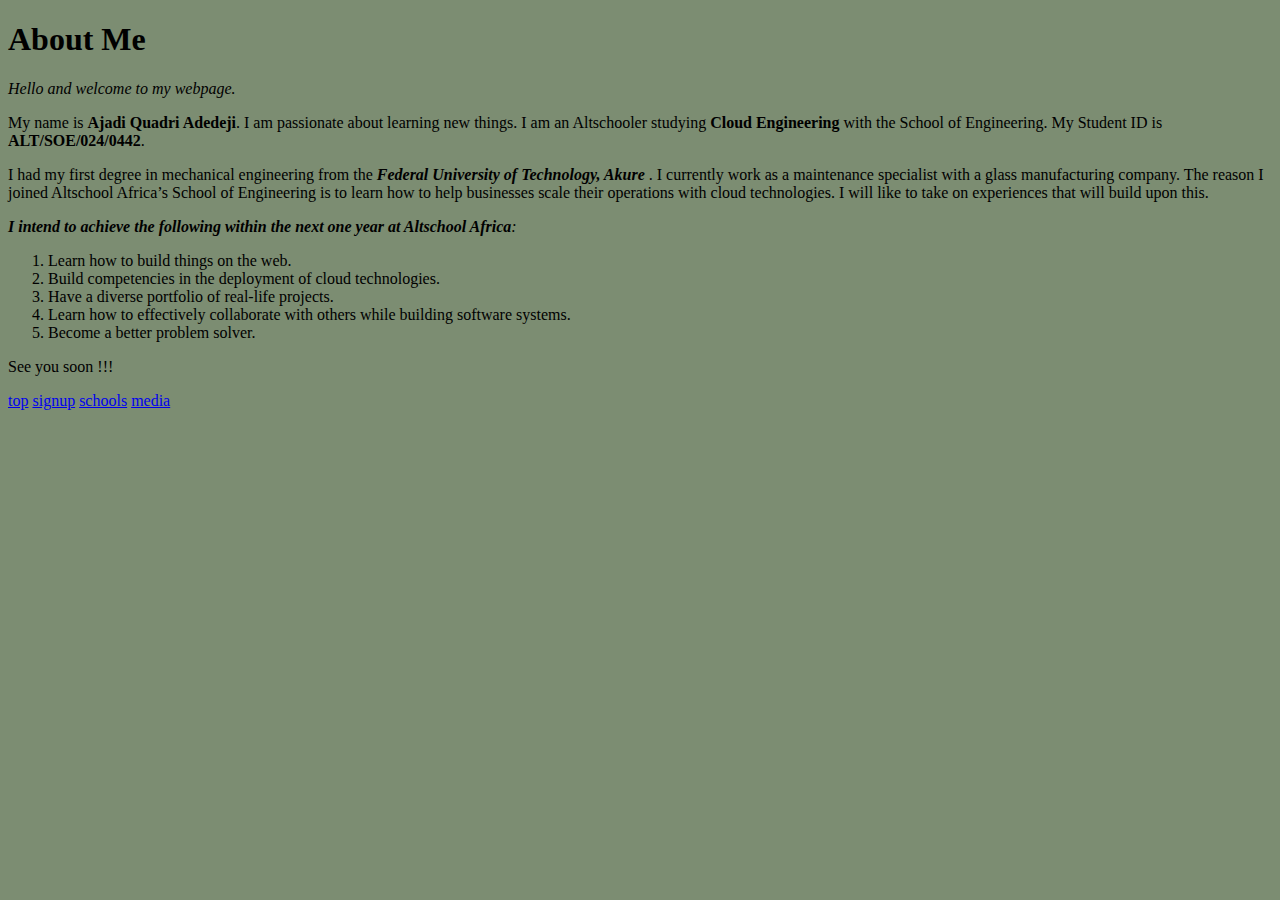
<file: index.html>
<!DOCTYPE html>
<html lang="en">
  <head>
    <meta charset="UTF-8" />
    <meta http-equiv="X-UA-Compatible" content="IE=edge" />
    <meta name="viewport" content="width=device-width, initial-scale=1.0" />
    <title>Assignment001</title>
    <link rel="stylesheet" href="./index.css">
  </head>
  <body class="about">
    <h1 id="top">About Me</h1>
    <article>
      <p><i>Hello and welcome to my webpage.</i> </p>
    <p>
      My name is <b>Ajadi Quadri Adedeji</b>.  I am passionate about learning new
      things. I am an Altschooler studying <b>Cloud Engineering</b> with the School of
      Engineering. My Student ID is <b>ALT/SOE/024/0442</b>. 
    </p>

    <div>
      I had my first degree in mechanical engineering from the <b><i>Federal
        University of Technology, Akure</i></b> .  I currently work as a maintenance
      specialist with a glass manufacturing company.
      The reason I joined Altschool Africa’s School of Engineering is to learn
      how to help businesses scale their operations with cloud technologies. I
      will like to take on experiences that will build upon this.
      </div>
    <p><i> <b>I intend to achieve the following within the next one year at Altschool Africa</b>:</i> 
        <ol>
            <li>Learn how to build things on the web.</li>
            <li>Build competencies in the deployment of cloud technologies.
            </li>
            <li>Have a diverse portfolio of real-life projects.</li>
        <li>Learn how to effectively collaborate with others while building software systems.</li>
        <li>Become a better problem solver.</li>
    </ol>
    </p>
    <p>See you soon !!!</p>
    </article>
    
    </body>
     <footer>
      <nav>
        <a href="#top">top</a>
        <a href="./form.html">signup</a>
        <a href="table.html">schools</a>
        <a href="./media.html">media</a>
      </nav>
  </footer>
 
 </html>
</file>
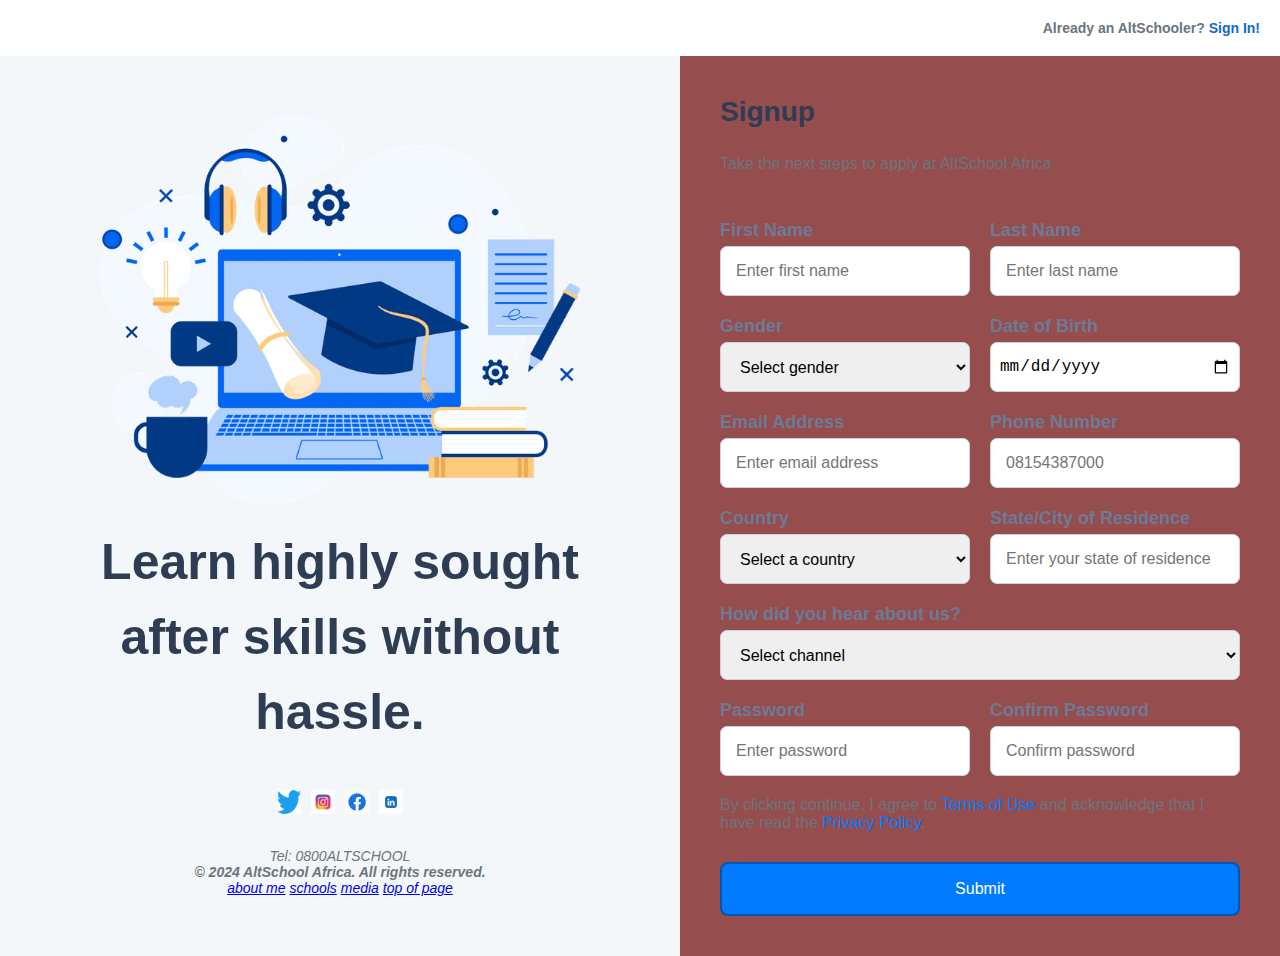
<file: form.html>
<!DOCTYPE html>
<html lang="en">
  <head>
    <meta charset="UTF-8" />
    <meta name="viewport" content="width=device-width, initial-scale=1.0" />
    <title>Signup Page</title>
    <link rel="stylesheet" href="form.css" />
  </head>
  <body class="form">
    <header>
      <nav>
        <p id="top" class="signin-link">
          <b
            >Already an AltSchooler?
            <a href="https://portal.altschoolafrica.com/auth/login"
              >Sign In!</a
            ></b
          >
        </p>
      </nav>
    </header>
    <main class="container">
      <section class="left-section">
        <img
          src="../asset/flyer.png"
          alt="Learning Illustration"
          class="illustration"
        />
        <h1>
          Learn highly sought <br />
          after skills without <br />
          hassle.
        </h1>
        <div class="social-media">
          <a href="https://x.com/altschoolafrica"
            ><img src="../asset/x.jpeg" alt="Twitter"
          /></a>
          <a href="https://instagram.com/altschoolafrica"
            ><img src="../asset/insta.jpeg" alt="Instagram"
          /></a>
          <a href="https://facebook.com/AltSchoolAfrica"
            ><img src="../asset/fb.jpeg" alt="Facebook"
          /></a>
          <a href="https://linkedin.com/school/altschoolafrica"
            ><img src="../asset/linkedin.jpeg" alt="LinkedIn"
          /></a>
        </div>
        <address>
          Tel: 0800ALTSCHOOL<br />
          <b>© 2024 AltSchool Africa. All rights reserved.</b>
          <nav>
            <a href="./index.html">about me</a>
            <a href="table.html">schools</a>
            <a href="./media.html">media</a>
            <a href="#top">top of page</a>
          </nav>
        </address>
      </section>
      <section class="right-section">
        <h2>Signup</h2>
        <p>Take the next steps to apply at AltSchool Africa</p>
        <form>
          <div class="form-row">
            <div class="form-group">
              <label for="first-name"><b>First Name</b></label>
              <input
                type="text"
                id="first-name"
                placeholder="Enter first name"
                required
              />
            </div>
            <div class="form-group">
              <label for="last-name"><b>Last Name</b></label>
              <input
                type="text"
                id="last-name"
                placeholder="Enter last name"
                required
              />
            </div>
          </div>
          <div class="form-row">
            <div class="form-group">
              <label for="gender"><b>Gender</b></label>
              <select id="gender" required>
                <option value="" disabled selected>Select gender</option>
                <option>Male</option>
                <option>Female</option>
              </select>
            </div>
            <div class="form-group">
              <label for="dob"><b>Date of Birth</b></label>
              <input
                type="date"
                id="dob"
                placeholder="Date of Birth"
                required
              />
            </div>
          </div>
          <div class="form-row">
            <div class="form-group">
              <label for="email"><b>Email Address</b></label>
              <input
                type="email"
                id="email"
                placeholder="Enter email address"
                required
              />
            </div>
            <div class="form-group">
              <label for="phone"><b>Phone Number</b></label>
              <input type="tel" id="phone" placeholder="08154387000" required />
            </div>
          </div>
          <div class="form-row">
            <div class="form-group">
              <label for="country"><b>Country</b></label>
              <select id="country" required>
                <option value="" selected disabled>Select a country</option>
                <option value="Afghanistan">Afghanistan</option>
                <option value="Albania">Albania</option>
                <option value="Algeria">Algeria</option>
                <option value="Andorra">Andorra</option>
                <option value="Angola">Angola</option>
                <option value="Antigua">Antigua</option>
                <option value="Argentina">Argentina</option>
                <option value="Armenia">Armenia</option>
                <option value="Australia">Australia</option>
                <option value="Austria">Austria</option>
                <option value="Azerbaijan">Azerbaijan</option>
                <option value="Bahamas">Bahamas</option>
                <option value="Bahrain">Bahrain</option>
                <option value="Bangladesh">Bangladesh</option>
                <option value="Barbados">Barbados</option>
                <option value="Belarus">Belarus</option>
                <option value="Belgium">Belgium</option>
                <option value="Belize">Belize</option>
                <option value="Benin">Benin</option>
                <option value="Bhutan">Bhutan</option>
                <option value="Bolivia">Bolivia</option>
                <option value="Bosnia">
                  Bosnia
                </option>
                <option value="Botswana">Botswana</option>
                <option value="Brazil">Brazil</option>
                <option value="Brunei">Brunei</option>
                <option value="Bulgaria">Bulgaria</option>
                <option value="Burkina Faso">Burkina Faso</option>
                <option value="Burundi">Burundi</option>
                <option value="Cabo Verde">Cabo Verde</option>
                <option value="Cambodia">Cambodia</option>
                <option value="Cameroon">Cameroon</option>
                <option value="Canada">Canada</option>
                <option value="Central African Republic">
                  Central African Republic
                </option>
                <option value="Chad">Chad</option>
                <option value="Chile">Chile</option>
                <option value="China">China</option>
                <option value="Colombia">Colombia</option>
                <option value="Comoros">Comoros</option>
                <option value="Congo">Congo</option>
                <option value="Costa Rica">Costa Rica</option>
                <option value="Croatia">Croatia</option>
                <option value="Cuba">Cuba</option>
                <option value="Cyprus">Cyprus</option>
                <option value="Czech Republic">Czech Republic</option>
                <option value="Denmark">Denmark</option>
                <option value="Djibouti">Djibouti</option>
                <option value="Dominica">Dominica</option>
                <option value="Dominican Republic">Dominican Republic</option>
                <option value="Ecuador">Ecuador</option>
                <option value="Egypt">Egypt</option>
                <option value="El Salvador">El Salvador</option>
                <option value="Equatorial Guinea">Equatorial Guinea</option>
                <option value="Eritrea">Eritrea</option>
                <option value="Estonia">Estonia</option>
                <option value="Ethiopia">Ethiopia</option>
                <option value="Fiji">Fiji</option>
                <option value="Finland">Finland</option>
                <option value="France">France</option>
                <option value="Gabon">Gabon</option>
                <option value="Gambia">Gambia</option>
                <option value="Georgia">Georgia</option>
                <option value="Germany">Germany</option>
                <option value="Ghana">Ghana</option>
                <option value="Greece">Greece</option>
                <option value="Grenada">Grenada</option>
                <option value="Guatemala">Guatemala</option>
                <option value="Guinea">Guinea</option>
                <option value="Guinea-Bissau">Guinea-Bissau</option>
                <option value="Guyana">Guyana</option>
                <option value="Haiti">Haiti</option>
                <option value="Honduras">Honduras</option>
                <option value="Hungary">Hungary</option>
                <option value="Iceland">Iceland</option>
                <option value="India">India</option>
                <option value="Indonesia">Indonesia</option>
                <option value="Iran">Iran</option>
                <option value="Iraq">Iraq</option>
                <option value="Ireland">Ireland</option>
                <option value="Israel">Israel</option>
                <option value="Italy">Italy</option>
                <option value="Jamaica">Jamaica</option>
                <option value="Japan">Japan</option>
                <option value="Jordan">Jordan</option>
                <option value="Kazakhstan">Kazakhstan</option>
                <option value="Kenya">Kenya</option>
                <option value="Kiribati">Kiribati</option>
                <option value="Kuwait">Kuwait</option>
                <option value="Kyrgyzstan">Kyrgyzstan</option>
                <option value="Laos">Laos</option>
                <option value="Latvia">Latvia</option>
                <option value="Lebanon">Lebanon</option>
                <option value="Lesotho">Lesotho</option>
                <option value="Liberia">Liberia</option>
                <option value="Libya">Libya</option>
                <option value="Liechtenstein">Liechtenstein</option>
                <option value="Lithuania">Lithuania</option>
                <option value="Luxembourg">Luxembourg</option>
                <option value="Madagascar">Madagascar</option>
                <option value="Malawi">Malawi</option>
                <option value="Malaysia">Malaysia</option>
                <option value="Maldives">Maldives</option>
                <option value="Mali">Mali</option>
                <option value="Malta">Malta</option>
                <option value="Marshall Islands">Marshall Islands</option>
                <option value="Mauritania">Mauritania</option>
                <option value="Mauritius">Mauritius</option>
                <option value="Mexico">Mexico</option>
                <option value="Micronesia">Micronesia</option>
                <option value="Moldova">Moldova</option>
                <option value="Monaco">Monaco</option>
                <option value="Mongolia">Mongolia</option>
                <option value="Montenegro">Montenegro</option>
                <option value="Morocco">Morocco</option>
                <option value="Mozambique">Mozambique</option>
                <option value="Myanmar">Myanmar</option>
                <option value="Namibia">Namibia</option>
                <option value="Nauru">Nauru</option>
                <option value="Nepal">Nepal</option>
                <option value="Netherlands">Netherlands</option>
                <option value="New Zealand">New Zealand</option>
                <option value="Nicaragua">Nicaragua</option>
                <option value="Niger">Niger</option>
                <option value="Nigeria">Nigeria</option>
                <option value="North Korea">North Korea</option>
                <option value="North Macedonia">North Macedonia</option>
                <option value="Norway">Norway</option>
                <option value="Oman">Oman</option>
                <option value="Pakistan">Pakistan</option>
                <option value="Palau">Palau</option>
                <option value="Palestine">Palestine</option>
                <option value="Panama">Panama</option>
                <option value="Papua New Guinea">New Guinea</option>
                <option value="Paraguay">Paraguay</option>
                <option value="Peru">Peru</option>
                <option value="Philippines">Philippines</option>
                <option value="Poland">Poland</option>
                <option value="Portugal">Portugal</option>
                <option value="Qatar">Qatar</option>
                <option value="Romania">Romania</option>
                <option value="Russia
                <option value="Rwanda">Rwanda</option>
                <option value="Saint Kitts and Nevis">
                  Saint Kitts and Nevis
                </option>
                <option value="Saint Lucia">Saint Lucia</option>
                <option value="Saint Vincent and the Grenadines">
                  Saint Vincent and the Grenadines
                </option>
                <option value="Samoa">Samoa</option>
                <option value="San Marino">San Marino</option>
                <option value="Sao Tome and Principe">
                  Sao Tome
                </option>
                <option value="Saudi Arabia">Saudi Arabia</option>
                <option value="Senegal">Senegal</option>
                <option value="Serbia">Serbia</option>
                <option value="Seychelles">Seychelles</option>
                <option value="Sierra Leone">Sierra Leone</option>
                <option value="Singapore">Singapore</option>
                <option value="Slovakia">Slovakia</option>
                <option value="Slovenia">Slovenia</option>
                <option value="Solomon Islands">Solomon Islands</option>
                <option value="Somalia">Somalia</option>
                <option value="South Africa">South Africa</option>
                <option value="South Korea">South Korea</option>
                <option value="South Sudan">South Sudan</option>
                <option value="Spain">Spain</option>
                <option value="Sri Lanka">Sri Lanka</option>
                <option value="Sudan">Sudan</option>
                <option value="Suriname">Suriname</option>
                <option value="Sweden">Sweden</option>
                <option value="Switzerland">Switzerland</option>
                <option value="Syria">Syria</option>
                <option value="Taiwan">Taiwan</option>
                <option value="Tajikistan">Tajikistan</option>
                <option value="Tanzania">Tanzania</option>
                <option value="Thailand">Thailand</option>
                <option value="Timor-Leste">Timor-Leste</option>
                <option value="Togo">Togo</option>
                <option value="Tonga">Tonga</option>
                <option value="Trinidad and Tobago">Trinidad</option>
                <option value="Tunisia">Tunisia</option>
                <option value="Turkey">Turkey</option>
                <option value="Turkmenistan">Turkmenistan</option>
                <option value="Tuvalu">Tuvalu</option>
                <option value="Uganda">Uganda</option>
                <option value="Ukraine">Ukraine</option>
                <option value="United Arab Emirates">
                  United Arab Emirates
                </option>
                <option value="United Kingdom">United Kingdom</option>
                <option value="United States">United States</option>
                <option value="Uruguay">Uruguay</option>
                <option value="Uzbekistan">Uzbekistan</option>
                <option value="Vanuatu">Vanuatu</option>
                <option value="Vatican City">Vatican City</option>
                <option value="Venezuela">Venezuela</option>
                <option value="Vietnam">Vietnam</option>
                <option value="Yemen">Yemen</option>
                <option value="Zambia">Zambia</option>
                <option value="Zimbabwe">Zimbabwe</option>
              </select>
            </div>
            <div class="form-group">
              <label for="state-city"><b>State/City of Residence</b></label>
              <input
                type="text"
                id="state-city"
                placeholder="Enter your state of residence"
                required
              />
            </div>
          </div>
          <div class="form-group">
            <label for="how-did-you-hear"
              ><b>How did you hear about us?</b></label
            >
            <select id="how-did-you-hear" required>
              <option value="" disabled selected hidden>Select channel</option>
              <option>Twitter</option>
              <option>Facebook</option>
              <option>LinkedIn</option>
              <option>YouTube</option>
              <option>Friend</option>
              <option>WhatsApp</option>
              <option>Instagram</option>
              <option>Billboard</option>
              <option>Sales Officer</option>
              <option>Other</option>
            </select>
          </div>
          <div class="form-row">
            <div class="form-group">
              <label for="password"><b>Password</b></label>
              <input
                type="password"
                id="password"
                placeholder="Enter password"
                required
              />
            </div>
            <div class="form-group">
              <label for="confirm-password"><b>Confirm Password</b></label>
              <input
                type="password"
                id="confirm-password"
                placeholder="Confirm password"
                required
              />
            </div>
          </div>
          <p class="terms">
            By clicking continue, I agree to <a href="#">Terms of Use</a> and
            acknowledge that I have read the <a href="#">Privacy Policy</a>.
          </p>
          <div class="form-row">
            <button type="submit" class="submit-button">Submit</button>
          </div>
        </form>
      </section>
    </main>
  </body>
</html>
</file>
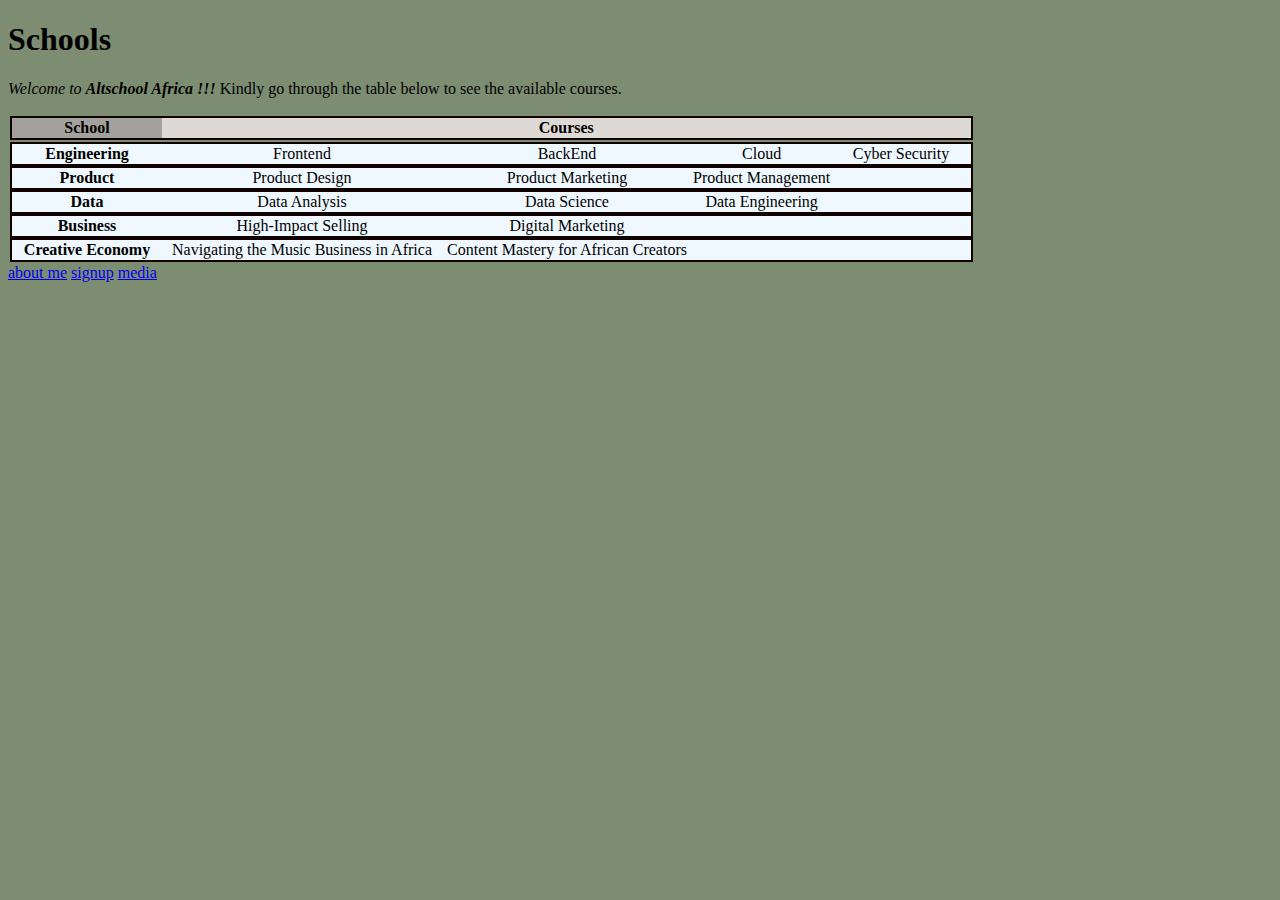
<file: table.html>
<!DOCTYPE html>
<html lang="en">
  <head>
    <meta charset="UTF-8" />
    <meta name="viewport" content="width=device-width, initial-scale=1.0" />
    <title>Diploma Programs</title>
    <link rel="stylesheet" href="./index.css" />
  </head>
  <body class="school">
    <h1>Schools</h1>
    <div>
      <p class = "courses">
        <i>Welcome to <b>Altschool Africa !!!</b></i> Kindly go through the
        table below to see the available courses.
      </p>
    </div>
    <table>
      <thead>
        <tr class="top">
          <th class="container1">School</th>
          <th id="flexhead">Courses</th>
        </tr>
      </thead>
      <tbody>
        <tr class="top">
          <th>Engineering</th>
          <td>Frontend</td>
          <td>BackEnd</td>
          <td>Cloud</td>
          <td>Cyber Security</td>
        </tr>
        <tr class="top">
          <th>Product</th>
          <td>Product Design</td>
          <td>Product Marketing</td>
          <td>Product Management</td>
        </tr>
        <tr class="top">
          <th>Data</th>
          <td>Data Analysis</td>
          <td>Data Science</td>
          <td>Data Engineering</td>
        </tr>
        <tr class="top">
          <th>Business</th>
          <td>High-Impact Selling</td>
          <td>Digital Marketing</td>
        </tr>
        <tr class="top">
          <th>Creative Economy</th>
          <td>Navigating the Music Business in Africa</td>
          <td>Content Mastery for African Creators</td>
        </tr>
      </tbody>
    </table>
  </body>
  <footer>
    <div>
      <nav>
        <a href="./index.html">about me</a>
        <a href="./form.html">signup</a>
        <a href="./media.html">media</a>
      </nav>
    </div>
  </footer>
</html>
</file>
<file: index.css>
/* Welcome to my external css playbook */

/* Styling all my html pages */
.about,.form, .school, .media{
    background-color: rgb(124, 141, 114);
    /* background-color: #f9f9f9; */
}

/* Styling the schools page */
    .top{
    display: grid;
    grid-template-columns: 150px 280px 250px repeat(2, 1fr) ;
    /* grid-template-columns: repeat(auto-fit, minmax(100px, 1fr)); */
    background-color:aliceblue;
    text-align: center;
    border: 10px;
    border-width: 2px;
    border-style:solid;
    border-color: rgb(17, 2, 2);
    }

/* To Style the background of the courses */
#flexhead{
    display: grid;
    grid-column: span 4;
    background-color: rgb(221, 217, 212);
}

/* To make paragraph of schools page more responsive */
.courses{
    width:max-content;
}

/* To Style the background of the schools */
.container1{
    background-color: rgb(163, 161, 157);
}
</file>
<file: form.css>
/* Welcome to my signup page css rule sets */
* {
    margin: 0;
    padding: 0;
    box-sizing: border-box;
}

body {
    font-family: Arial, sans-serif;
    background-color: #f9f9f9;
    color: #333;
}

.container {
    display: flex;
    flex-direction: row;
    min-height: 100vh;
    background-color: white;
    background-color: rgb(149, 77, 77);
}

.left-section {
    flex: 1;
    background-color: #f3f7fa;
    padding: 40px;
    display: flex;
    flex-direction: column;
    justify-content: center;
    align-items: center;
    text-align: center;
}

.left-section .illustration {
    max-width: 80%;
    height: auto;
}

.left-section h1 {
    margin: 20px 0;
    font-size: 50px;
    color: #2e3c54;
    line-height: 1.5;
}

.social-media {
    display: flex;
    gap: 10px;
    margin: 20px 0;
}

.social-media a img {
    width: 24px;
    height: 24px;
}

address {
    font-size: 14px;
    color: #6c757d;
    margin-top: 10px;
}

.right-section {
    flex: 1;
    padding: 40px;
    display: flex;
    flex-direction: column;
    justify-content: space-between; /* Aligns the submit button to the bottom */
    max-width: 600px;
    width: 100%;
}

header nav {
    text-align: right;
    padding: 20px;
    background-color: white;
}

header nav p {
    font-size: 14px;
    color: #6c757d;
}

header nav a {
    color: #0c6ace;
    text-decoration: none;
}

.right-section h2 {
    font-size: 28px;
    color: #2e3c54;
    margin-bottom: 10px;
}

.right-section p {
    font-size: 16px;
    color: #6c757d;
    margin-bottom: 30px;
}

.form-group {
    margin-bottom: 20px;
}

.form-group label {
    display: block;
    margin-bottom: 5px;
    font-size: 18px;
    color: #6d7a96;
}

.form-group input,
.form-group select {
    width: 100%;
    padding: 15px;
    font-size: 16px;
    border: 1px solid #ced4da;
    border-radius: 7px;
    height: 50px; /* Set a uniform height */
}

.form-group input[type="date"] {
    padding: 8px;
}

.form-row {
    display: flex;
    gap: 20px;
    flex-wrap: wrap;
}

.form-row .form-group {
    flex: 1;
}

.submit-button {
    background-color: #007bff;
    color: #fff;
    padding: 16px 24px; /* Increased padding */
    border: 2px solid #0056b3; /* Increased border */
    border-radius: 8px;
    font-size: 16px;
    cursor: pointer;
    width: calc(100% - 20px); /* Adjust for the gap */
    flex: 2;
}

.submit-button:hover {
    background-color: #0056b3;
}

.terms {
    font-size: 14px;
    color: #6c757d;
    margin-bottom: 20px;
}

.terms a {
    color: #007bff;
    text-decoration: none;
}

@media (max-width: 1024px) {
    .left-section {
        display: none;
    }
    .right-section {
        padding: 20px;
        margin: auto;
    }

    .form-row {
        flex-direction: column;
    }

    .submit-button {
        width: 100%;
    }
}

@media (max-width: 768px) {
    .right-section h2 {
        font-size: 24px;
    }

    .right-section p {
        font-size: 14px;
    }

    .container {
        flex-direction: column;
        align-items: center;
        padding: 10px;
    }

    .right-section {
        max-width: 100%;
    }
}

@media (max-width: 576px) {
    .right-section h2 {
        font-size: 22px;
    }

    .right-section p {
        font-size: 13px;
    }

    .form-group label {
        font-size: 16px;
    }

    .form-group input,
    .form-group select {
        font-size: 14px;
    }
}


/* Background color */
.form{
    background-color: rgb(124, 141, 114);
}
</file>
